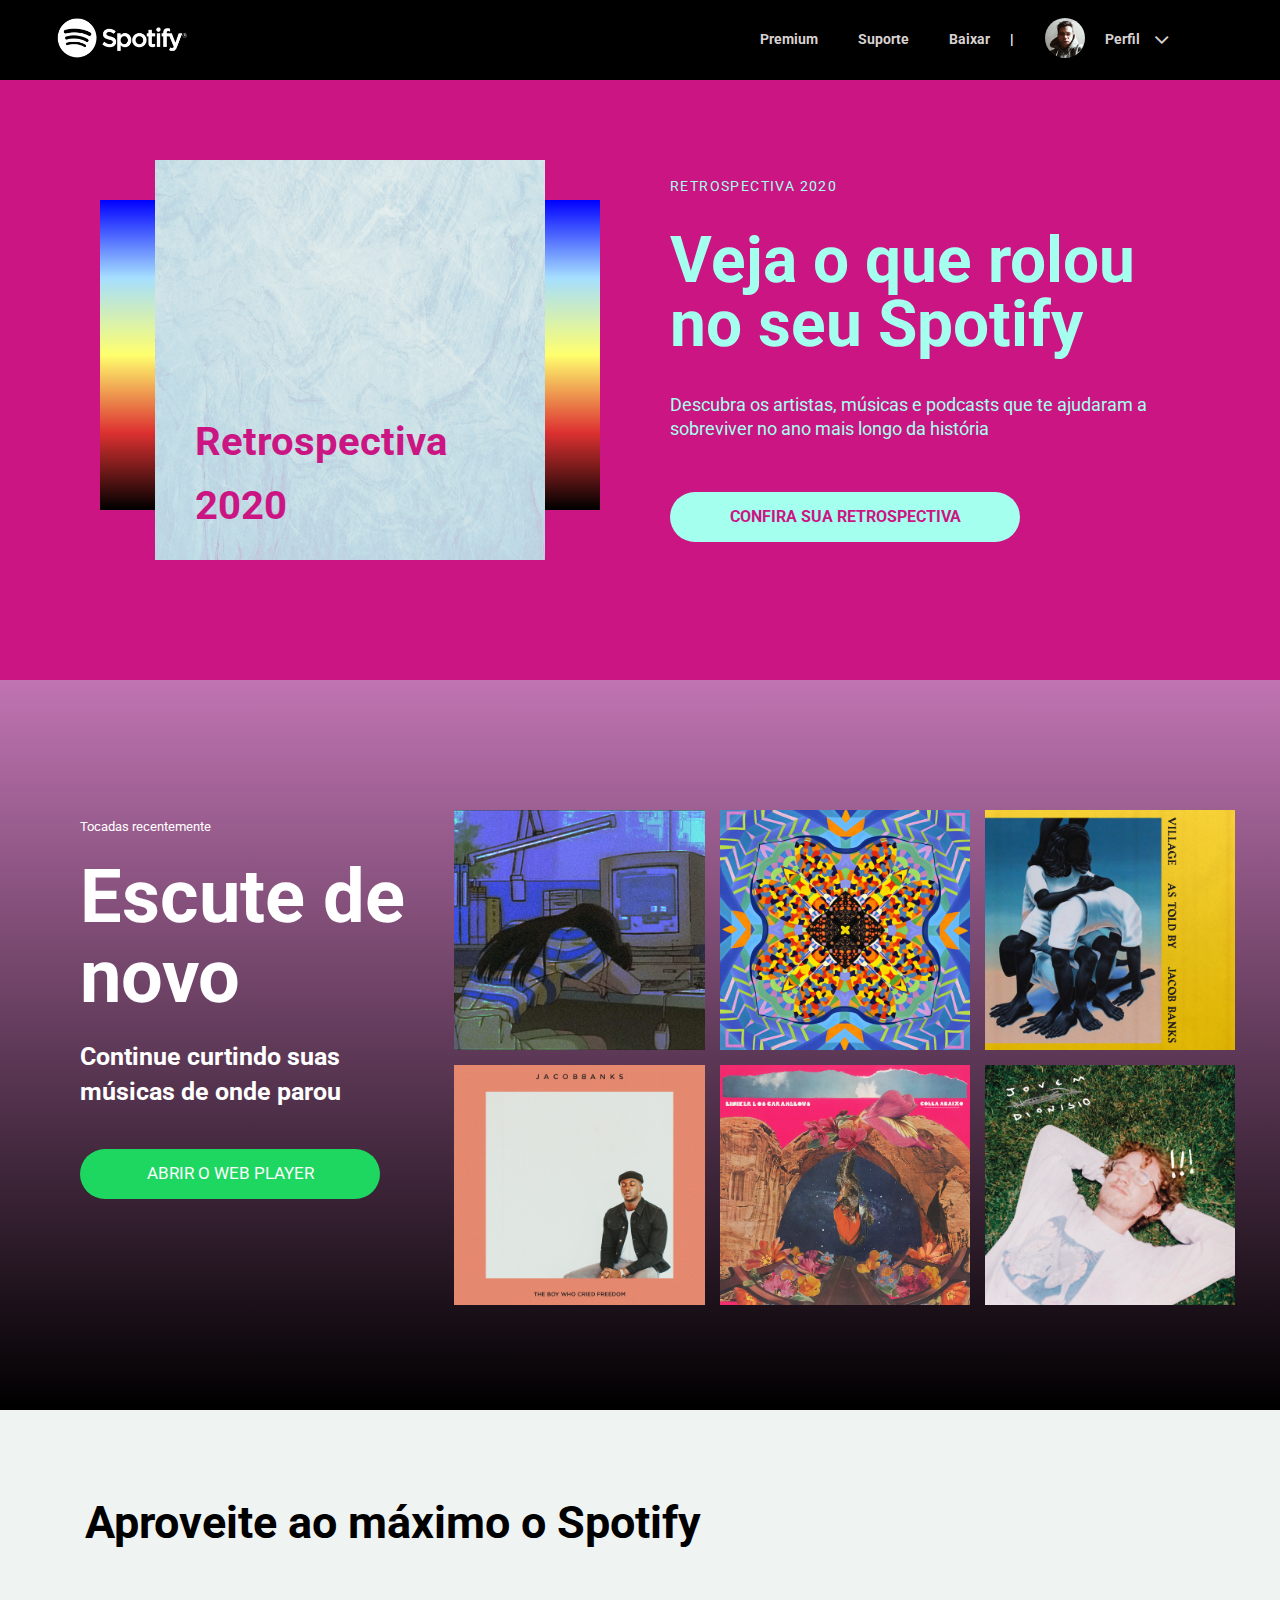
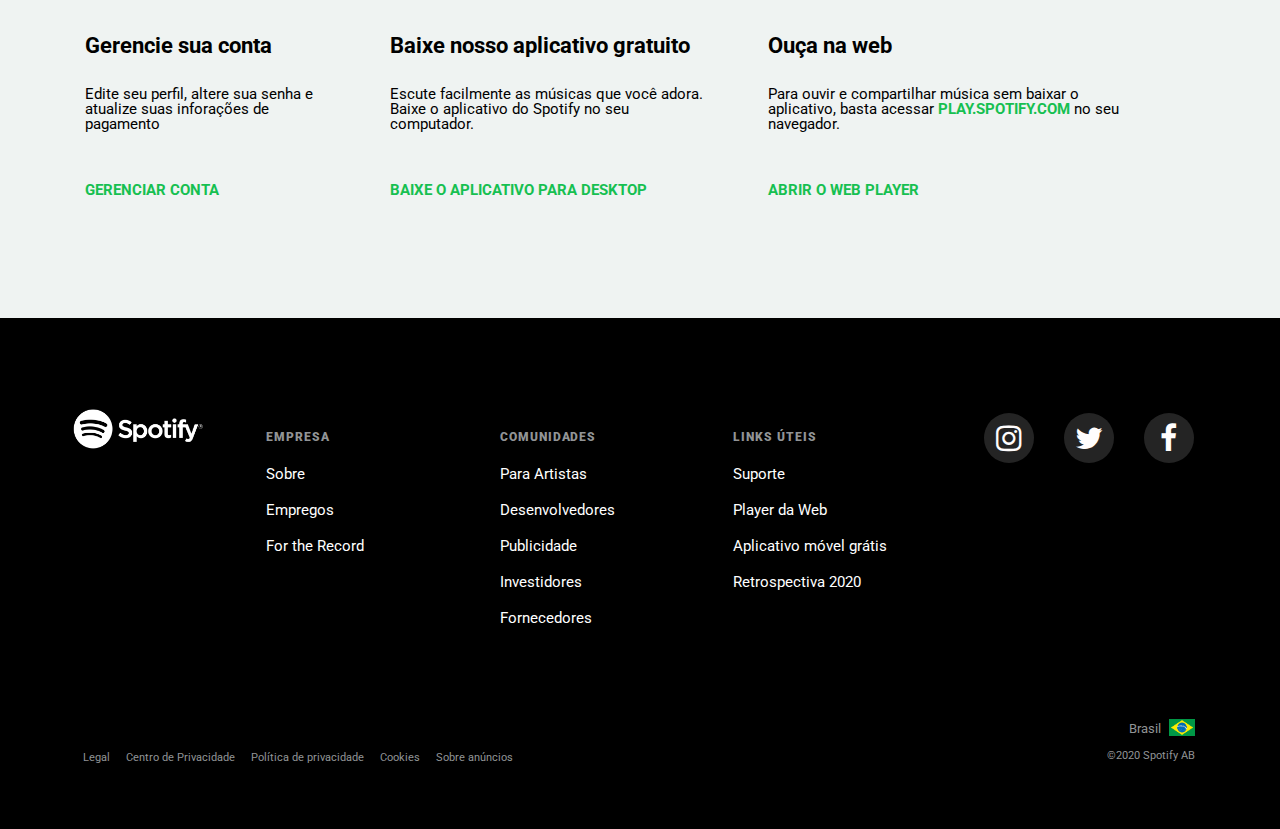
<file: index.html>
<!DOCTYPE html>
<html lang="">
<head>
    <meta charset="UTF-8">
    <meta name="viewport" content="width=device-width, initial-scale=1.0">
	<title>Música para todos - Spotify</title>
	<link rel="preconnect" href="https://fonts.gstatic.com">
	<link href="https://fonts.googleapis.com/css2?family=Roboto&display=swap" rel="stylesheet">
	<link rel="sortcut icon" href="image/spotify.png" type="image/x-icon" />
	<link rel="stylesheet" href="https://cdnjs.cloudflare.com/ajax/libs/font-awesome/4.7.0/css/font-awesome.min.css" />
    
    <link rel="stylesheet" href="css/base/reset.css">
    <link rel="stylesheet" href="css/base/normalize.css">
    <link rel="stylesheet" href="css/cabecalho.css">
    <link rel="stylesheet" href="css/retrospectiva.css">
    <link rel="stylesheet" href="css/webplayer.css">
    <link rel="stylesheet" href="css/aproveite.css">
    <link rel="stylesheet" href="css/rodape.css">
	
        
</head>

<body>

    <header class="cabecalho">
		<div class="container">
			<h1>
				<img class="imgheader" src="image/spotify-logo.png" alt="Logotipo Spotify">
			</h1> 
			<nav>
				<ul class="menu-opcoes">
					<li><a href="#">Premium</a></li>
					<li><a href="#">Suporte</a></li>
					<li><a href="#">Baixar</a></li>

					<li id="separador" role="separator">|</li>


					<button class="login">


						<a href="#" >
							<img  class="brunin" src="image/brunin.jpg" alt="imagem perfil">
						</a>						
						<a class="perfil" href="#">Perfil</a>
						<a class="botao-submenu" href="#" >
							<i style="font-size:24px" class="fa">&#xf107;</i>
						</a>

						<ul class="submenu">
							<li><a href="">Conta</a></li>
							<li><a href="">Sair</a></li>
						</ul>	

						

					</button>
					

				</ul>
			</nav>
		</div>
	</header>


    <main class="conteudo">
			<section class="retrospectiva">
				<div class="container">
					<section class="div_retrospectiva">

							<div class="div-direita">
								<h2>retrospectiva 2020</h2>
								<h3>Veja o que rolou no seu Spotify</h3>
								<p>Descubra os artistas, músicas e podcasts que
								te ajudaram a sobreviver no ano mais longo da história</p>
								<button>
										confira sua retrospectiva
								</button>
							</div>


							<div class="div-esquerda">
								<div class="imagem">

										<div>
											<span class="fundo"><br></span>
										</div>
									
										<img src="image/background.jpg" alt="imagem">
										<h2>Retrospectiva 2020</h2>
										
										
								</div>
								
							</div>
					</section>
				</div>	
			</section>		
	
			<section class="webPlayer">
					<div class="container">
						<section class="tocadas">
								<div class="div-web">
									<small>Tocadas recentemente</small>
									<h3>Escute de novo</h3>
									<p>Continue curtindo suas <br> músicas de onde parou</p>
									<button>
										Abrir o Web Player
									</button>
								</div>
						</section>
					


						<section class="destaques">
						
						    
							<div class="destaques__principal caixa">				

								<h3 class="destaques__titulo">
									<div class="titulo_container">
										<img src="image/play.png" type="image/x-icon" />
										code-fi / lofi beats
									</div>									
								</h3>				
							</div>
							
							<div class="destaques__principal caixa">

								<h3 class="destaques__titulo">
									<div class="titulo_container">
										<img src="image/play.png" type="image/x-icon" />
										Midnight Mischief - Tom Misch Remix					
										<small>Jordan Rakei</small>
									</div>
								</h3>
								

							</div>

							<div class="destaques__principal caixa">

								<h3 class="destaques__titulo">
									<div class="titulo_container">
										<img src="image/play.png" type="image/x-icon" />
										Unkown(To you)								
										<small>Jacob Banks</small>
									</div>
								</h3>
							</div>

							<div class="destaques__principal caixa">

								<h3 class="destaques__titulo">
									<div class="titulo_container">
										<img src="image/play.png" type="image/x-icon" />
										Part Time Love
										<small>Jacob Banks</small>
									</div>
								</h3>
								
							</div>

							<div class="destaques__principal caixa">
								<h3 class="destaques__titulo">
									<div class="titulo_container">
										<img src="image/play.png" type="image/x-icon" />
										Intimidade
										<small>Liniker e os Caramelows</small>
									</div>
								</h3>
							</div>

							<div class="destaques__principal caixa">
								<h3 class="destaques__titulo"> 
									<div class="titulo_container">
										<img src="image/play.png" type="image/x-icon" />								
										Pontos de Exclamação
										<small>Jovem Dionisio</small>
									</div>
								</h3>
							</div>

					

						</section>
				</div>
			</section>
	
			<section class="aproveite">

				<div class="container">

					<h2>Aproveite ao máximo o Spotify</h2>

					<section class="outros">
						<div class="outros-itens">
							<h3>Gerencie sua conta</h3>
							<p>Edite seu perfil, altere sua senha e
								atualize suas inforações de pagamento</p>
							<a href="#">Gerenciar conta</a>
						</div>
						<div class="outros-itens">
							<h3>Baixe nosso aplicativo gratuito</h3>
							<p>Escute facilmente as músicas que você adora. 
							Baixe o aplicativo do Spotify no seu computador.</p>
							<a href="#">Baixe o aplicativo para desktop</a>
						</div>
						<div class="outros-itens">
							<h3>Ouça na web</h3>
							<p>Para ouvir e compartilhar música sem baixar o aplicativo, 
								basta acessar <a class="linkInterno" href="#">play.spotify.com</a> no seu navegador.</p>
							<a href="#">abrir o web player</a>
						</div>

					</section>
				</div>	
			</section>
    </main>


    <footer class="rodape">
		<div class="container">
			<section class="rodape-navMap">

				<img class="rodape-image" src="image/spotify-logo.png" alt="Logotipo Spotify">
				
				<nav class="rodape-navMap-list">

						<ul class="links">
							<h4 class="titulo-rodape">Empresa</h4>
							<li><a href="#">Sobre</a></li>
							<li><a href="#">Empregos</a></li>
							<li><a href="#">For the Record</a></li>
						</ul>

						

						<ul class="links">
							<h4 class="titulo-rodape">Comunidades</h4>
							<li><a href="#">Para Artistas</a></li>
							<li><a href="#">Desenvolvedores</a></li>
							<li><a href="#">Publicidade</a></li>
							<li><a href="#">Investidores</a></li>
							<li><a href="#">Fornecedores</a></li>
						</ul>

						

						<ul class="links">
							<h4 class="titulo-rodape">Links úteis</h4>
							<li><a href="#">Suporte</a></li>
							<li><a href="#">Player da Web</a></li>
							<li><a href="#">Aplicativo móvel grátis</a></li>
							<li><a href="#">Retrospectiva 2020</a></li>
						</ul>
				</nav>

				<div class="redesSociais">
					 <a href="https://www.instagram.com/spotifybrasil/" class="circle-icons fa fa-instagram"></a>
					 <a href="https://twitter.com/SpotifyBR" class="circle-icons fa fa-twitter"></a>
					 <a href="https://www.facebook.com/SpotifyBrasil" class="circle-icons fa fa-facebook"></a>
				</div>
			</section>

			<div class="brasil">
				<p>Brasil</p>
				
				<P><img src="image/brasil.png"></P>
			</div>

			<section class="finalizacao">
				<div class="container">
					<nav class="finalizacao-menu">
						<ul>
							<li><a href="#">Legal</a></li>
							<li><a href="#">Centro de Privacidade</a></li>
							<li><a href="#">Política de privacidade</a></li>
							<li><a href="#">Cookies</a></li>
							<li><a href="#">Sobre anúncios</a></li>
						</ul>
					</nav>
				
					<p class="copyright">
						&copy;2020 Spotify AB
					</p>
					
				</div>
				
			</section> 

		</div>

    	

	</footer>
	
	<script src="./js/spotify.js">
	
	</script>


<!--@Brunodkf-->
<!--@Brunodkf-->
<!--@Brunodkf-->
<!--@Brunodkf-->

</body>
</html>
</file>
<file: css/cabecalho.css>
body{
    background-color: #d8d1d1;
    font-family: 'Roboto', sans-serif;
}
.cabecalho{
    background-color: black;
    height: 80px;
}

.cabecalho .container{
    width: 1170px;
    margin: 0 auto;
    height: 80px;
    padding: 0 15px;

    display: flex;
    align-items: center;
    justify-content: space-between;
}

.imgheader{
    width: 133px;

    align-self: start;    
}

.cabecalho nav{
    margin: 0 30px;
}
.menu-opcoes{
    font-size: 0.9rem;
    font-style: normal;
    font-weight: bold;
    text-transform: none;
    color: #FFFFFF;

    display: flex;
    align-items: center;
  
}

.menu-opcoes a{
    color: #d8d1d1;
    text-decoration: none;
    margin: 0 20px;
    
}
.menu-opcoes .perfil{
    margin: 0 -30px;
}
.menu-opcoes a:hover{
    color: #1ed760;
}
.login{
    background: none;
    border: none;

    display: flex;
    align-items: center;
}
.login:focus{
    outline: none;
}

.brunin{
    width: 40px;
    border-radius: 50%;
    margin-left: 5px;
    margin-right: 5px;
}

.perfil{
    display: flex;
    font-weight: bold;
    padding-left: 25px;
    padding-right: 24px;

}
.submenu{
    display: none;
    position: absolute;
    top: 75px;
    width: 150px;
    height: 65px;

    border-radius: 10px;


    font-size: 17px;
    font-weight: bold;
    background-color: #ebebeb;
    
}
.submenu a{
    color: rgb(68, 68, 68);
}
.mostra-submenu{
    display: flex;
    flex-direction: row;
    flex-wrap: wrap;
    justify-content: flex-start;
    padding-top: 9px;
}
</file>
<file: css/retrospectiva.css>
.retrospectiva{
    background-color: #cb1582;
}

.retrospectiva .container{

    width: 1170px;
    margin: 0 auto;    
    padding-top: 80px;
    padding-bottom: 120px ;

}

.div_retrospectiva{
    
    display: flex;
    flex-direction: row-reverse;
    justify-content: space-between;
    align-items: stretch;
    
}

.div-direita{
    color:#a5ffef;
    width: 555px;
    height: 400px;
    display: flex;
    flex-direction: column;
    justify-content: space-around;
   
}
.div-direita h2{
    font-size: 14px;
    line-height: 16px;
    font-weight: 400;
    letter-spacing: 0.1em;
    font-style: normal;
    text-transform: uppercase;
}
.div-direita h3{
    width: 500px;
    font-size: 64px;
    line-height: 64px;
    font-weight: bold;
    flex-wrap: wrap;
}
.div-direita p{
    font-size: 18px;
    line-height: 24px;
}
.div-direita button{
        margin-top: 1em;
        background:#a5ffef;
        border: 0;
        padding: .6em;
        font-size: 1.02em;
        text-transform: uppercase;
        border-radius: 50px;
        font-weight: bold;
        color: #cb1582;
        width: 350px;
        height: 50px;
}
.div-direita button:hover{
    background: #b1f7ea;
    transform: scale(1.02);
}
.div-direita button:focus{
    outline: none;
}

.div-esquerda{
    margin-left: 100px;
}
.fundo {
    
    display: block;
    line-height: 100px;
    position: absolute;
    text-align: center;
    width: 500px;
    height: 310px;

    background: linear-gradient(rgb(0, 0, 255),rgb(165, 222, 255),rgb(255, 255, 110),rgb(221, 49, 49),black) ;
    left: -55px;
    top: 40px;
    z-index: 0;
    opacity:1;
}

.imagem{
    position: relative;    
}
.imagem img{

    width: 390px;
    height: 400px;
    position: absolute;

}
.imagem h2{
    position: absolute;
    font-size: 40px;
    line-height: 64px;
    font-weight: bold;
    color:  #cb1582;
    margin: 40px;
    margin-top: 250px;
}
</file>
<file: css/webplayer.css>
.webPlayer{
    background: linear-gradient(#c074b2,#000000);
}
.webPlayer .container{

    width: 1170px;
    margin: 0 auto;    
    padding-top: 130px;
    padding-left: 50px;

    display: flex; 

    justify-content: space-between;

}

.div-web{
    color: rgb(255, 255, 255);
    width: 340px;
    height: 400px;
    display: flex;
    flex-direction: column;
    justify-content: space-around;
    
    
}
.div-web h2{
    font-size: 14px;
    line-height: 16px;
    font-weight: 400;
    letter-spacing: 0.1em;
    font-style: normal;
    
}
.div-web h3{
    width: 340px;
    font-size: 74px;
    line-height: 80px;
    font-weight: bold;
    flex-wrap: wrap;
    
}
.div-web p{

    font-size: 25px;
    line-height: 35px;
    font-weight: bold;
    flex-wrap: wrap;

}
.div-web button{
        margin-top: 1em;
        background: #1ed760;
        border: 0;
        padding: .6em;
        font-size: 1.07em;
        text-transform: uppercase;
        border-radius: 50px;
        color: white;
        width: 300px;
        height: 50px;
}
.div-web button:hover{
    background: #28fc72;

}
.div-web button:focus {
    outline: none;
}


.destaques{

    display: grid;
    grid-gap: .2rem;
    grid-template-columns: 42% 42% 42%;
    grid-template-rows: 40% 40%;
    height: calc(72vh - 50px);
    column-gap: 15px;
    row-gap: 15px;
    padding-right: 200px;

    height: 600px;

}


.destaques__titulo{

    display: flex;
    align-items: center;
    justify-content: center;
   

    background: rgba(0,0,0,.8);
    color: #fdfdfd;
    padding: .1rem;
    text-align: center;
    width: 98.7%;
    height: 99%;

    opacity: 0;

}

.destaques__titulo .titulo_container{
    height: 50%;
    display: flex;
    align-items: center;
    flex-direction: column;
    justify-content: space-around;
}
.destaques__titulo small{
    color: grey;
    font-weight: bold;
}


.destaques__titulo:hover{
    transition: 0.3s;
    opacity: 1;
    
}



 .destaques__principal{
    background: url('../image/lofi.jpg') center / cover no-repeat;
}
.destaques__principal:nth-child(2){
    background: url('../image/midnight.jpg') center / cover no-repeat;
}
.destaques__principal:nth-child(3){
    background: url('../image/unknown.jpg') center / cover no-repeat;
}
.destaques__principal:nth-child(4){
    background: url('../image/jacobbanks.jpg') center / cover no-repeat;
}
.destaques__principal:nth-child(5){
    background: url('../image/caramelows.jpg') center / cover no-repeat;
}
.destaques__principal:nth-child(6){
    background: url('../image/dionisio.jpg') center / cover no-repeat;
}
</file>
<file: css/aproveite.css>
.aproveite{
    background-color: #eff3f2;
    padding-top: 90px;
}
.aproveite .container{
    
    margin: 0 auto;
    width: 1170px;
    
}

.aproveite h2{
    font-size: 45px;
    font-weight: bold;
    padding-left: 30px;
}
.outros-itens{
    margin: 30px;
}
.outros h3{
    padding-bottom: 30px;
    font-size: 22px;
    font-weight: bold;
}
.outros p{
    font-size: 15px;
    padding-bottom: 50px;
}
.outros a{
    text-decoration: none;
    font-size: 15px;
    font-weight: bold;
    color: #16c051;
    text-transform: uppercase;
}
.outros{
    padding: 60px;
    padding-bottom: 90px;
    padding-left: 0px;
    display: flex;
    justify-content: space-evenly;
}
</file>
<file: css/rodape.css>
.rodape{

    background-color: black;
    color: white;
    display: flex;
    flex-direction: column;
    
}
.rodape-navMap{
    height: 100% ;

    display: flex;
    align-items: flex-start;    
    justify-content: space-around;
    
}

.rodape-navMap-list{
    width: 700px;
    height: 290px;
    display: flex;
    margin-top: 21px;
}


.rodape .container{
    
    margin: 0 auto;
    padding: 0 15px;
    margin-top: 90px;
    

    width: 1170px;
    
}
.rodape-image{
    width: 133px;
}

.titulo-rodape{
    color: #919496;
    font-size: 12px;
    font-weight: 900;
    line-height: 1.4;
    letter-spacing: .08em;
    text-transform: uppercase;
}




.links{
    width: 100%;
    height: 346px;

    display: flex;
    flex-direction: column;
    align-items: flex-start;
}
.links a{
    color: white;
    text-decoration: none;
    margin: 0 20px;
    font-size: 15px;
}
.links li{
    padding: 10px;
}
.links a:hover{
    color: #1ed760;
}
.links h4{
    margin: 0 30px;
    margin-bottom: 10px;

}
.redesSociais{
    display: flex;
    justify-content: space-around;
    width: 240px;
   
    font-size: 30px;
}
.redesSociais a{

    padding: 10px; 
  
    font-size: 30px; 
  
    width: 30px;
  
    text-align: center;
  
    text-decoration: none;
  
    margin: 5px 2px; 
  
    border-radius: 50%;  
  
    background: rgb(36, 36, 36); 
  
    color: rgb(255, 253, 253);
  
}

.redesSociais a:hover{
    color: #01c044;
}
  

.brasil{
   
    font-size: 13px;
    color: #919496;
    margin-bottom: 10px;

    display: flex;
    align-items: center;
    justify-content: flex-end;
    margin-right: 30px;
}
.brasil p{
    margin-left: 8px;
}
.brasil:hover{
    color: #1ed760;
}
.brasil img{
    width: 26px;
}


.finalizacao{
    margin: 0 20px;
    margin-bottom: 65px;
    
}
.finalizacao .container{
    padding: 0px;
    margin-top: 0px;
    display: flex;
    align-items: center;
    justify-content: space-between;
 
}
.finalizacao-menu ul{
    display: flex;
}

.finalizacao-menu a{
    color: #919496;
    text-decoration: none;

    padding: 8px ;
    font-size: 11px;
}
.finalizacao-menu a:hover{
    color: #1ed760;
}

.copyright{
    color: #919496;
    font-size: 11px;
    margin-right: 50px;

    display: flex;
    flex-direction: column;
    align-self: center;
}
</file>
